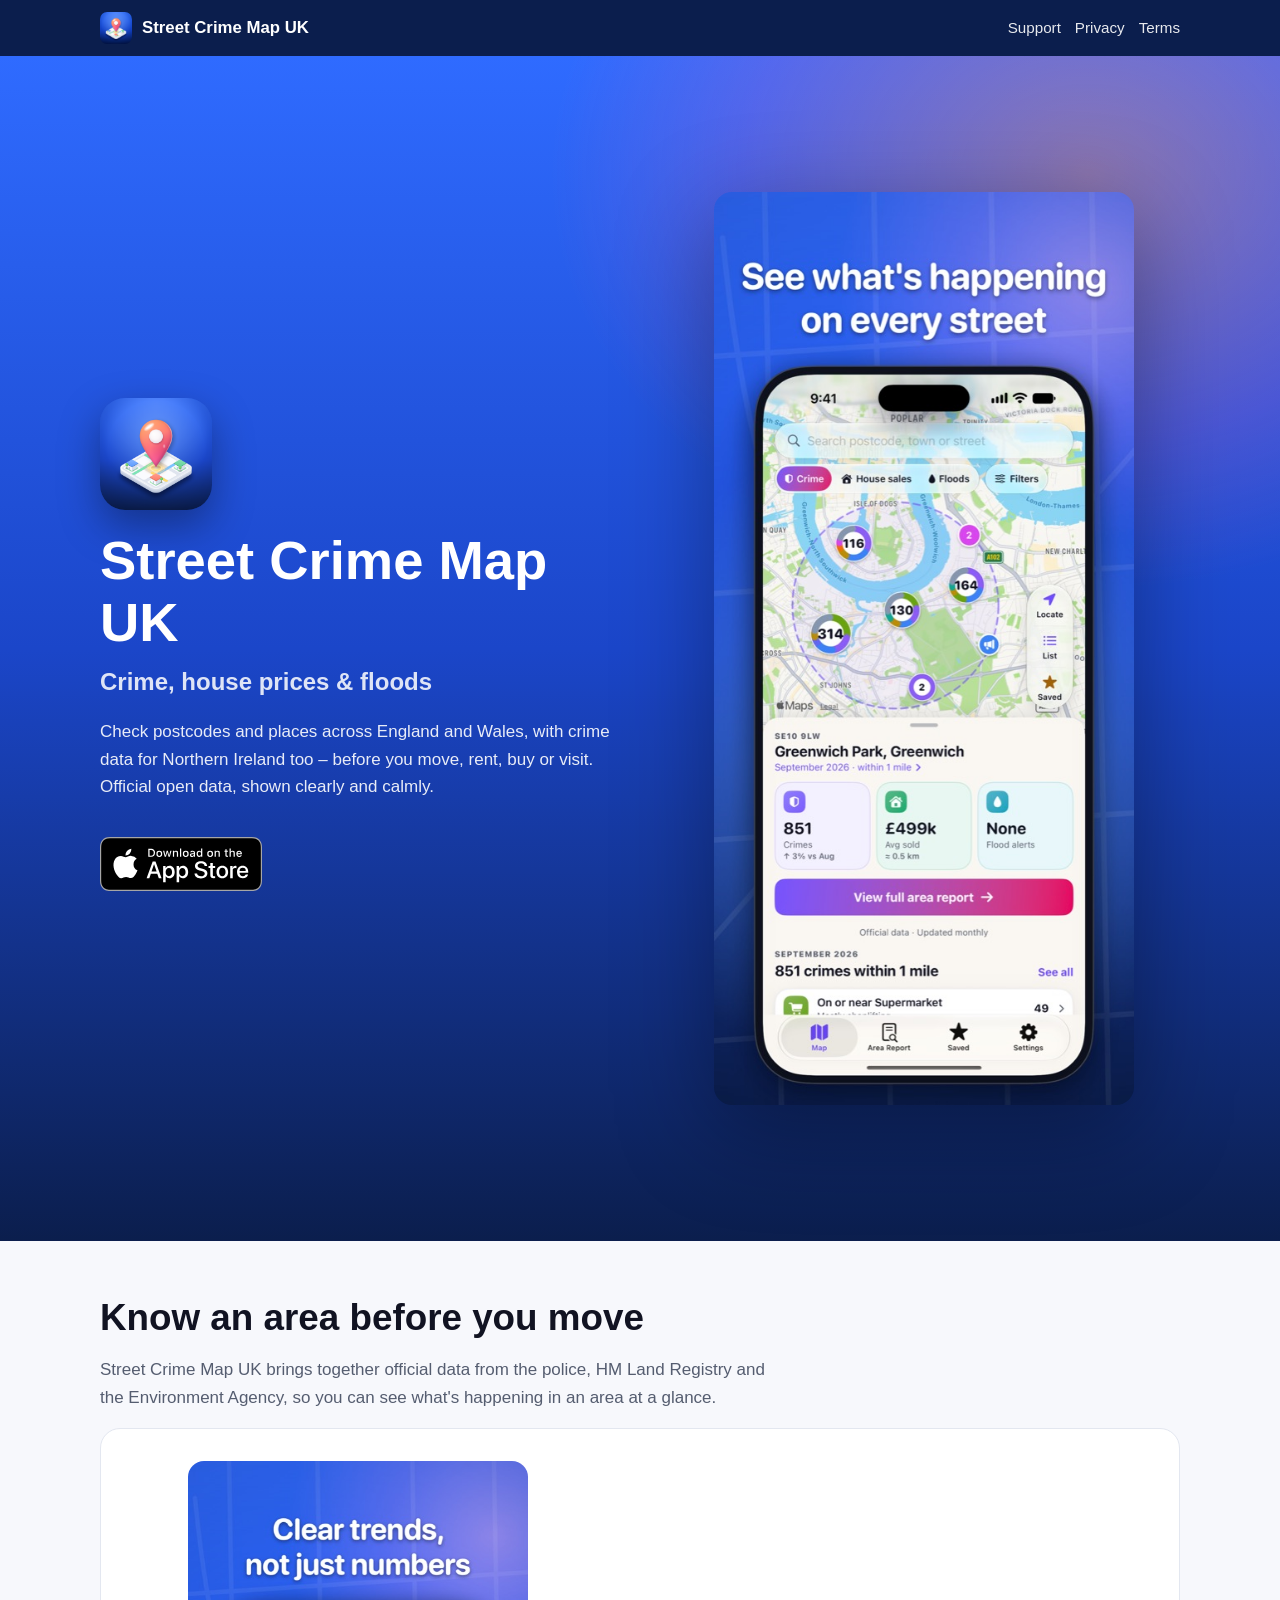
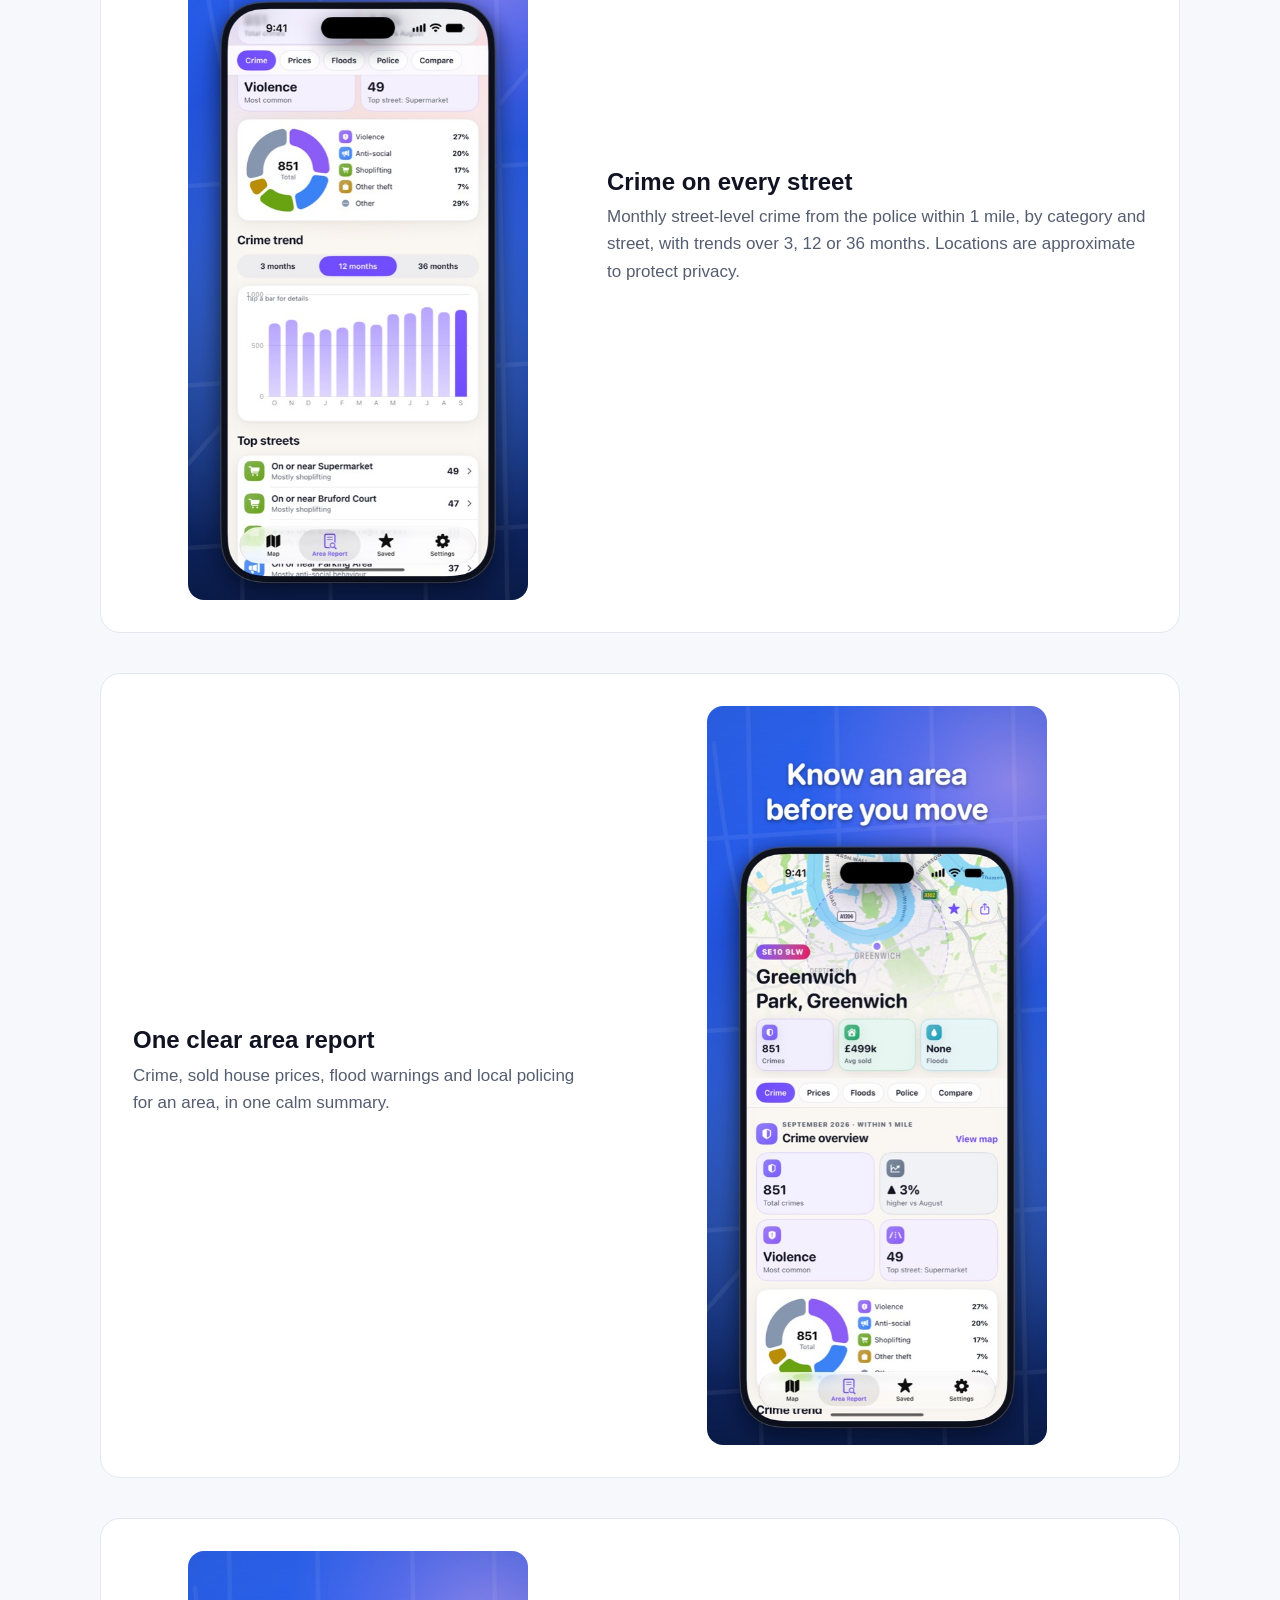
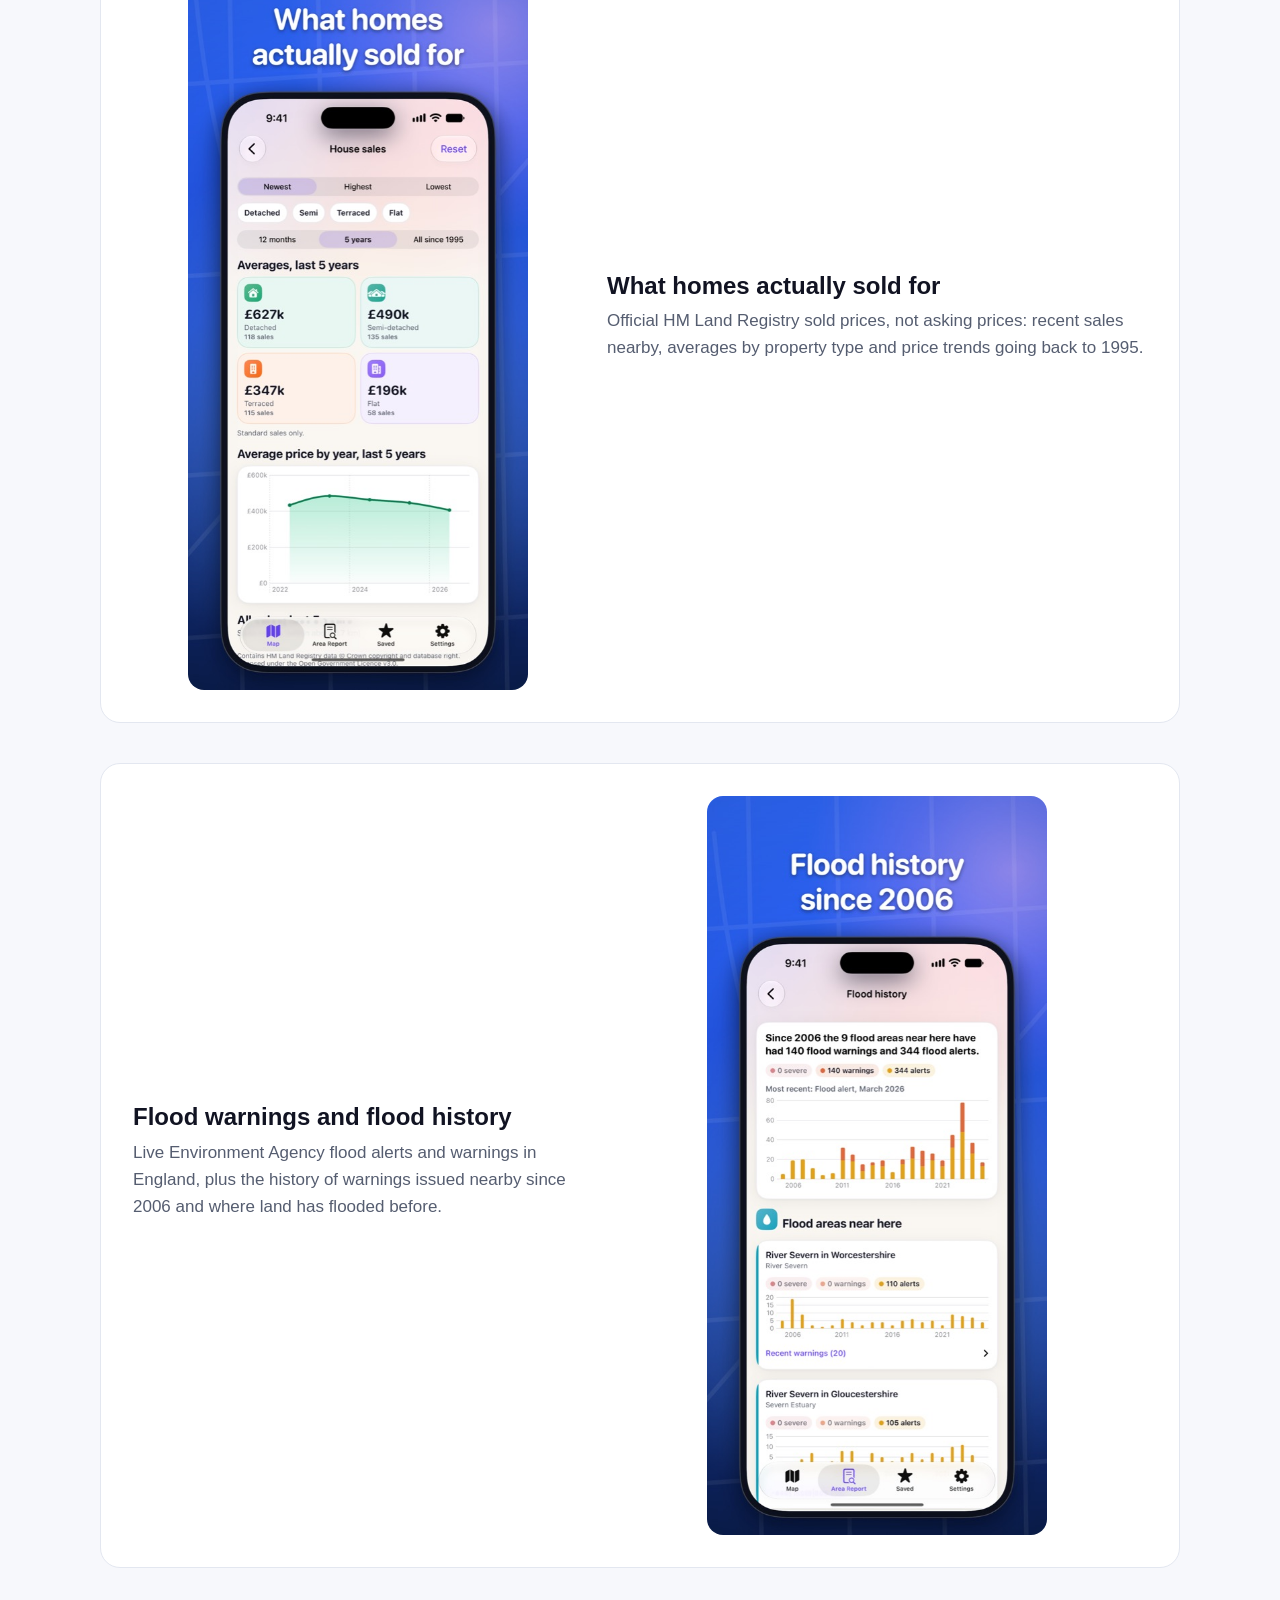
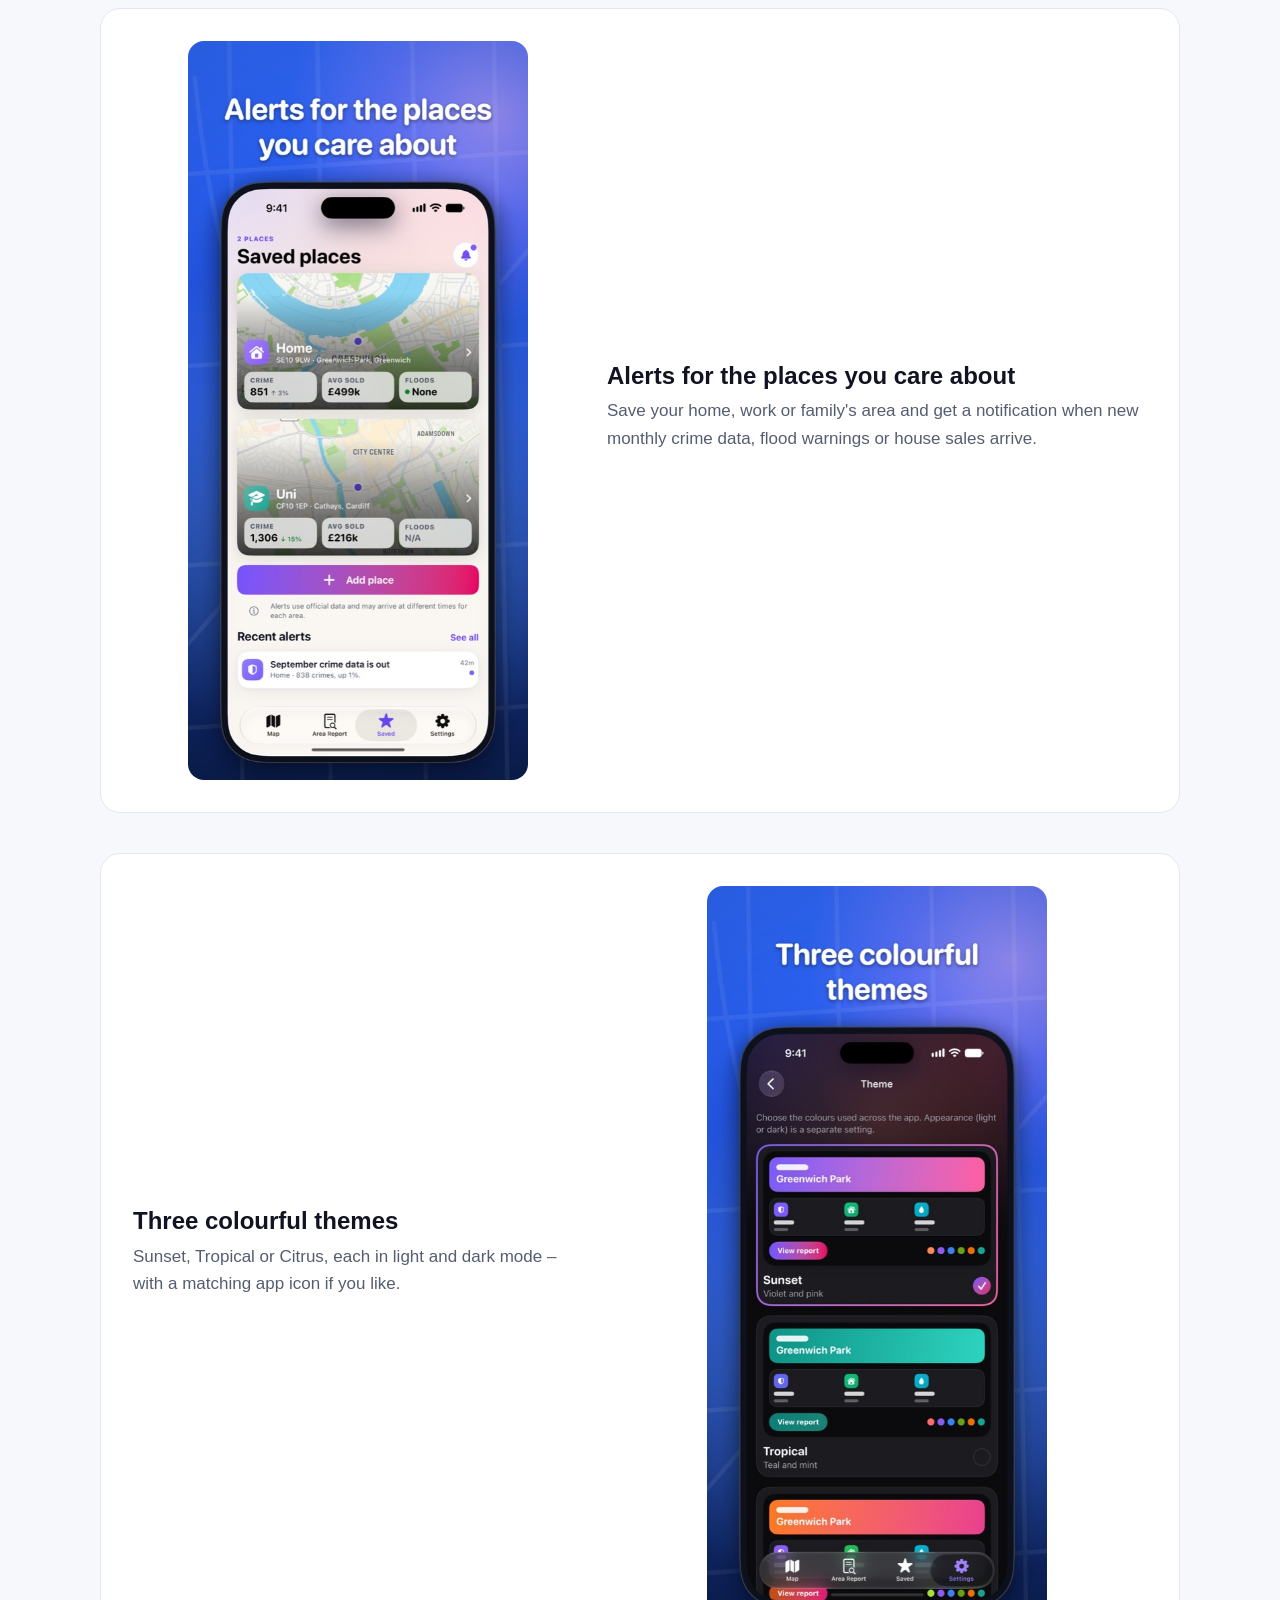
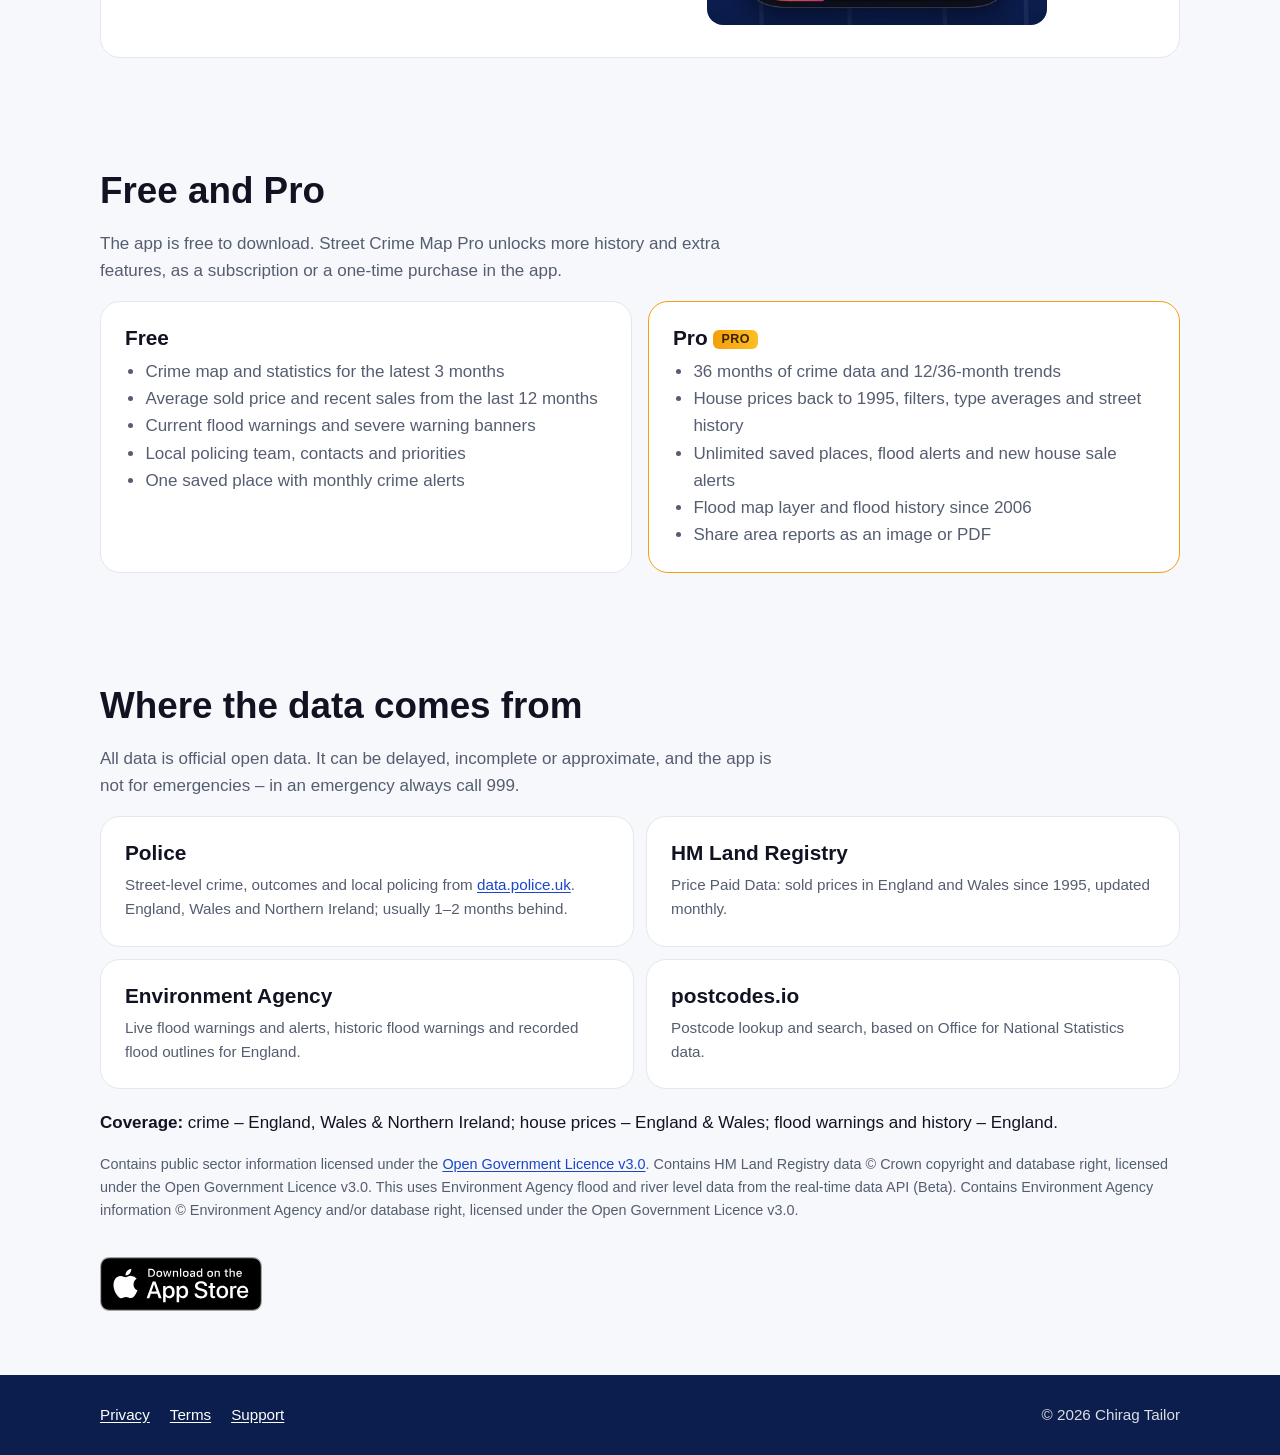
<file: index.html>
<!doctype html>
<html lang="en-GB">
<head>
<meta charset="utf-8">
<meta name="viewport" content="width=device-width, initial-scale=1">
<title>Street Crime Map UK – crime, house prices &amp; floods</title>
<meta name="description" content="Check postcodes and places across England and Wales (crime in Northern Ireland too) before you move: street-level crime, sold house prices, flood warnings and history, and local policing – official open data.">
<meta name="theme-color" content="#0B1E4D">
<meta name="apple-itunes-app" content="app-id=1009862870">
<link rel="canonical" href="https://chigz90.github.io/streetcrimemapuk-data/">
<link rel="icon" type="image/png" href="assets/img/apple-touch-icon.png">
<link rel="apple-touch-icon" href="assets/img/apple-touch-icon.png">
<meta property="og:type" content="website">
<meta property="og:site_name" content="Street Crime Map UK">
<meta property="og:title" content="Street Crime Map UK – crime, house prices &amp; floods">
<meta property="og:description" content="Check postcodes and places across England and Wales (crime in Northern Ireland too) before you move: street-level crime, sold house prices, flood warnings and history, and local policing – official open data.">
<meta property="og:url" content="https://chigz90.github.io/streetcrimemapuk-data/">
<meta property="og:image" content="https://chigz90.github.io/streetcrimemapuk-data/assets/img/og-image.jpg">
<meta property="og:image:width" content="1200">
<meta property="og:image:height" content="514">
<meta property="og:image:alt" content="Street Crime Map UK on three iPhones: map, area report and flood history">
<meta name="twitter:card" content="summary_large_image">
<link rel="stylesheet" href="assets/style.css">
</head>
<body>
<a class="skip" href="#main">Skip to content</a>
<header class="bar"><div class="wrap">
  <a class="brand" href=""><img src="assets/img/apple-touch-icon.png" alt="" width="32" height="32">Street Crime Map UK</a>
  <nav aria-label="Main"><a href="support/">Support</a><a href="privacy/">Privacy</a><a href="terms/">Terms</a></nav>
</div></header>
<main id="main">
<section class="hero"><div class="wrap">
  <div>
    <img class="icon" src="assets/img/app-icon.png" alt="Street Crime Map UK app icon" width="112" height="112">
    <h1>Street Crime Map UK</h1>
    <p class="subtitle">Crime, house prices &amp; floods</p>
    <p>Check postcodes and places across England and Wales, with crime data for Northern Ireland too – before you move, rent, buy or visit. Official open data, shown clearly and calmly.</p>
    <a class="badge" href="https://apps.apple.com/gb/app/id1009862870"><img src="assets/img/app-store-badge.svg" alt="Download on the App Store" width="162" height="54"></a>
  </div>
  <img class="shot" src="assets/img/01-map.jpg" alt="Street Crime Map UK showing crime clusters on a map of Greenwich with a summary of crimes, average sold price and flood alerts" width="506" height="1100">
</div></section>

<section><div class="wrap">
  <h2>Know an area before you move</h2>
  <p class="lead">Street Crime Map UK brings together official data from the police, HM Land Registry and the Environment Agency, so you can see what's happening in an area at a glance.</p>
  <div class="features">
    <article class="feature">
      <div class="media"><img src="assets/img/03-crime-trends.jpg" alt="Screenshot: Crime on every street" width="506" height="1100" loading="lazy"></div>
      <div><h3>Crime on every street</h3><p>Monthly street-level crime from the police within 1 mile, by category and street, with trends over 3, 12 or 36 months. Locations are approximate to protect privacy.</p></div>
    </article>
    <article class="feature">
      <div class="media"><img src="assets/img/02-area-report.jpg" alt="Screenshot: One clear area report" width="506" height="1100" loading="lazy"></div>
      <div><h3>One clear area report</h3><p>Crime, sold house prices, flood warnings and local policing for an area, in one calm summary.</p></div>
    </article>
    <article class="feature">
      <div class="media"><img src="assets/img/04-house-prices.jpg" alt="Screenshot: What homes actually sold for" width="506" height="1100" loading="lazy"></div>
      <div><h3>What homes actually sold for</h3><p>Official HM Land Registry sold prices, not asking prices: recent sales nearby, averages by property type and price trends going back to 1995.</p></div>
    </article>
    <article class="feature">
      <div class="media"><img src="assets/img/05-flood-history.jpg" alt="Screenshot: Flood warnings and flood history" width="506" height="1100" loading="lazy"></div>
      <div><h3>Flood warnings and flood history</h3><p>Live Environment Agency flood alerts and warnings in England, plus the history of warnings issued nearby since 2006 and where land has flooded before.</p></div>
    </article>
    <article class="feature">
      <div class="media"><img src="assets/img/07-saved-places.jpg" alt="Screenshot: Alerts for the places you care about" width="506" height="1100" loading="lazy"></div>
      <div><h3>Alerts for the places you care about</h3><p>Save your home, work or family&#x27;s area and get a notification when new monthly crime data, flood warnings or house sales arrive.</p></div>
    </article>
    <article class="feature">
      <div class="media"><img src="assets/img/08-themes.jpg" alt="Screenshot: Three colourful themes" width="506" height="1100" loading="lazy"></div>
      <div><h3>Three colourful themes</h3><p>Sunset, Tropical or Citrus, each in light and dark mode – with a matching app icon if you like.</p></div>
    </article>
  </div>
</div></section>

<section><div class="wrap">
  <h2>Free and Pro</h2>
  <p class="lead">The app is free to download. Street Crime Map Pro unlocks more history and extra features, as a subscription or a one-time purchase in the app.</p>
  <div class="cards">
    <div class="card"><h3>Free</h3><ul>
      <li>Crime map and statistics for the latest 3 months</li>
      <li>Average sold price and recent sales from the last 12 months</li>
      <li>Current flood warnings and severe warning banners</li>
      <li>Local policing team, contacts and priorities</li>
      <li>One saved place with monthly crime alerts</li>
    </ul></div>
    <div class="card pro"><h3>Pro <span class="pill" aria-hidden="true">PRO</span></h3><ul>
      <li>36 months of crime data and 12/36-month trends</li>
      <li>House prices back to 1995, filters, type averages and street history</li>
      <li>Unlimited saved places, flood alerts and new house sale alerts</li>
      <li>Flood map layer and flood history since 2006</li>
      <li>Share area reports as an image or PDF</li>
    </ul></div>
  </div>
</div></section>

<section><div class="wrap">
  <h2>Where the data comes from</h2>
  <p class="lead">All data is official open data. It can be delayed, incomplete or approximate, and the app is not for emergencies – in an emergency always call 999.</p>
  <div class="sources">
    <div class="card"><h3>Police</h3><p>Street-level crime, outcomes and local policing from <a href="https://data.police.uk/">data.police.uk</a>. England, Wales and Northern Ireland; usually 1–2 months behind.</p></div>
    <div class="card"><h3>HM Land Registry</h3><p>Price Paid Data: sold prices in England and Wales since 1995, updated monthly.</p></div>
    <div class="card"><h3>Environment Agency</h3><p>Live flood warnings and alerts, historic flood warnings and recorded flood outlines for England.</p></div>
    <div class="card"><h3>postcodes.io</h3><p>Postcode lookup and search, based on Office for National Statistics data.</p></div>
  </div>
  <p class="coverage"><strong>Coverage:</strong> crime – England, Wales &amp; Northern Ireland; house prices – England &amp; Wales; flood warnings and history – England.</p>
  <p class="attribution">Contains public sector information licensed under the <a href="https://www.nationalarchives.gov.uk/doc/open-government-licence/version/3/">Open Government Licence v3.0</a>. Contains HM Land Registry data © Crown copyright and database right, licensed under the Open Government Licence v3.0. This uses Environment Agency flood and river level data from the real-time data API (Beta). Contains Environment Agency information © Environment Agency and/or database right, licensed under the Open Government Licence v3.0.</p>
  <a class="badge" href="https://apps.apple.com/gb/app/id1009862870"><img src="assets/img/app-store-badge.svg" alt="Download on the App Store" width="162" height="54"></a>
</div></section>
</main>
<footer><div class="wrap">
  <a href="privacy/">Privacy</a><a href="terms/">Terms</a><a href="support/">Support</a>
  <span class="copy">© 2026 Chirag Tailor</span>
</div></footer>
</body>
</html>
</file>
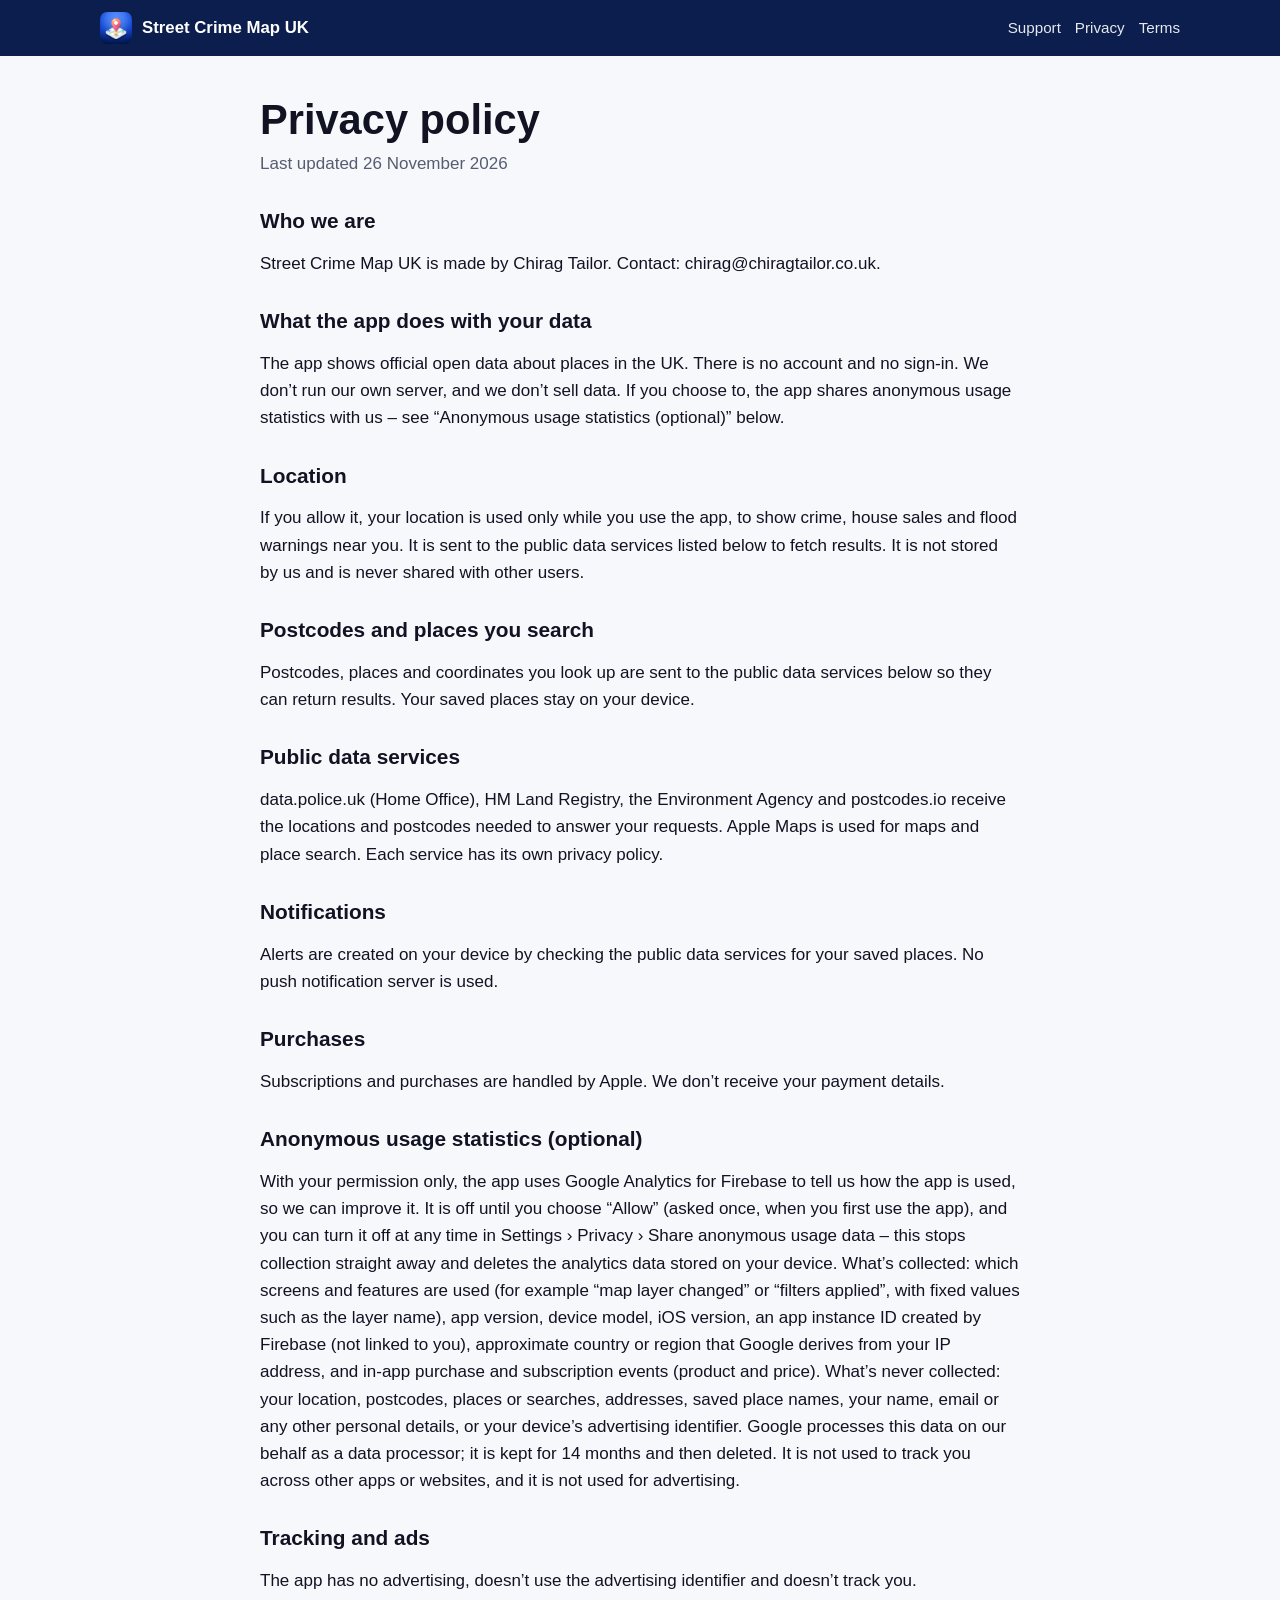
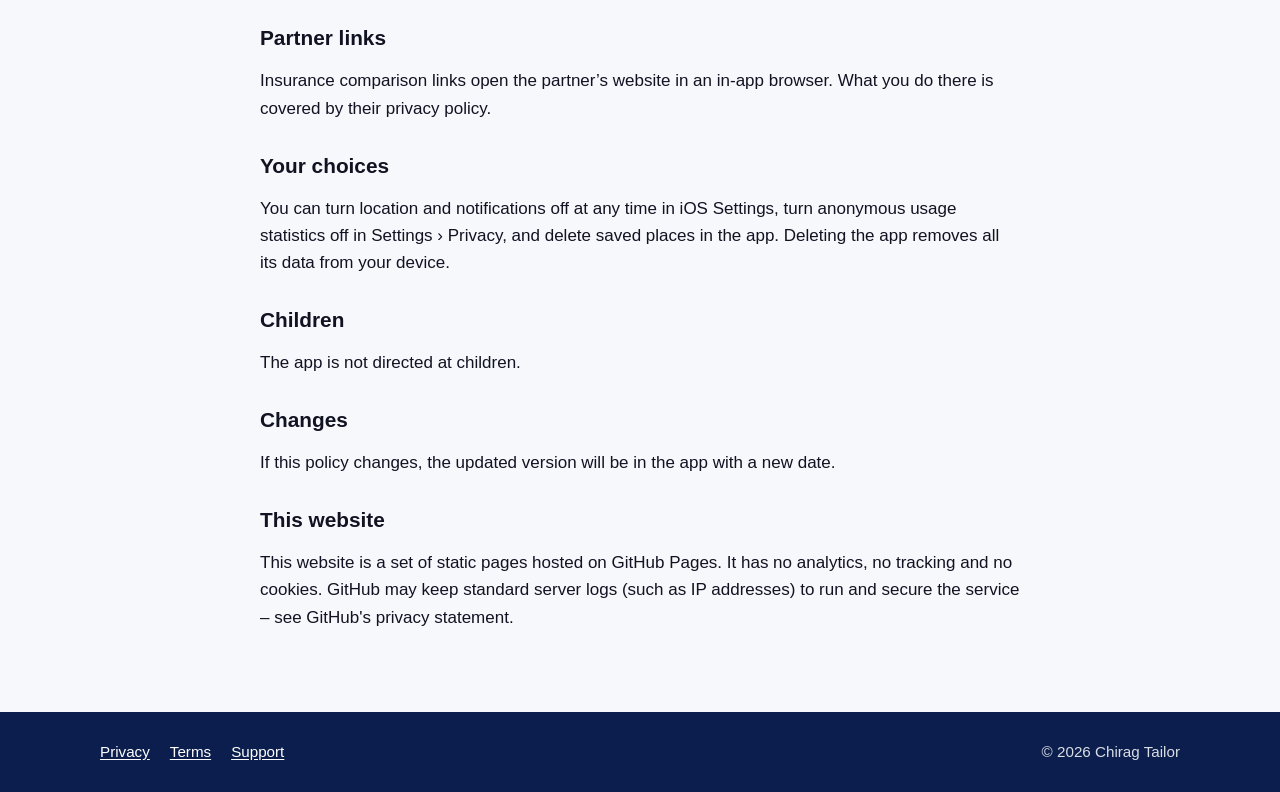
<file: privacy/index.html>
<!doctype html>
<html lang="en-GB">
<head>
<meta charset="utf-8">
<meta name="viewport" content="width=device-width, initial-scale=1">
<title>Privacy policy – Street Crime Map UK</title>
<meta name="description" content="How Street Crime Map UK handles your data: no account, no tracking, no ads. Location and postcodes are only sent to public data services to fetch results.">
<meta name="theme-color" content="#0B1E4D">
<meta name="apple-itunes-app" content="app-id=1009862870">
<link rel="canonical" href="https://chigz90.github.io/streetcrimemapuk-data/privacy/">
<link rel="icon" type="image/png" href="../assets/img/apple-touch-icon.png">
<link rel="apple-touch-icon" href="../assets/img/apple-touch-icon.png">
<meta property="og:type" content="website">
<meta property="og:site_name" content="Street Crime Map UK">
<meta property="og:title" content="Privacy policy – Street Crime Map UK">
<meta property="og:description" content="How Street Crime Map UK handles your data: no account, no tracking, no ads. Location and postcodes are only sent to public data services to fetch results.">
<meta property="og:url" content="https://chigz90.github.io/streetcrimemapuk-data/privacy/">
<meta property="og:image" content="https://chigz90.github.io/streetcrimemapuk-data/assets/img/og-image.jpg">
<meta property="og:image:width" content="1200">
<meta property="og:image:height" content="514">
<meta property="og:image:alt" content="Street Crime Map UK on three iPhones: map, area report and flood history">
<meta name="twitter:card" content="summary_large_image">
<link rel="stylesheet" href="../assets/style.css">
</head>
<body>
<a class="skip" href="#main">Skip to content</a>
<header class="bar"><div class="wrap">
  <a class="brand" href="../"><img src="../assets/img/apple-touch-icon.png" alt="" width="32" height="32">Street Crime Map UK</a>
  <nav aria-label="Main"><a href="../support/">Support</a><a href="../privacy/">Privacy</a><a href="../terms/">Terms</a></nav>
</div></header>
<main id="main">
<div class="wrap page"><h1>Privacy policy</h1><p class="updated">Last updated 26 November 2026</p>
<h2>Who we are</h2>
<p>Street Crime Map UK is made by Chirag Tailor. Contact: chirag@chiragtailor.co.uk.</p>
<h2>What the app does with your data</h2>
<p>The app shows official open data about places in the UK. There is no account and no sign-in. We don’t run our own server, and we don’t sell data. If you choose to, the app shares anonymous usage statistics with us – see “Anonymous usage statistics (optional)” below.</p>
<h2>Location</h2>
<p>If you allow it, your location is used only while you use the app, to show crime, house sales and flood warnings near you. It is sent to the public data services listed below to fetch results. It is not stored by us and is never shared with other users.</p>
<h2>Postcodes and places you search</h2>
<p>Postcodes, places and coordinates you look up are sent to the public data services below so they can return results. Your saved places stay on your device.</p>
<h2>Public data services</h2>
<p>data.police.uk (Home Office), HM Land Registry, the Environment Agency and postcodes.io receive the locations and postcodes needed to answer your requests. Apple Maps is used for maps and place search. Each service has its own privacy policy.</p>
<h2>Notifications</h2>
<p>Alerts are created on your device by checking the public data services for your saved places. No push notification server is used.</p>
<h2>Purchases</h2>
<p>Subscriptions and purchases are handled by Apple. We don’t receive your payment details.</p>
<h2>Anonymous usage statistics (optional)</h2>
<p>With your permission only, the app uses Google Analytics for Firebase to tell us how the app is used, so we can improve it. It is off until you choose “Allow” (asked once, when you first use the app), and you can turn it off at any time in Settings › Privacy › Share anonymous usage data – this stops collection straight away and deletes the analytics data stored on your device. What’s collected: which screens and features are used (for example “map layer changed” or “filters applied”, with fixed values such as the layer name), app version, device model, iOS version, an app instance ID created by Firebase (not linked to you), approximate country or region that Google derives from your IP address, and in-app purchase and subscription events (product and price). What’s never collected: your location, postcodes, places or searches, addresses, saved place names, your name, email or any other personal details, or your device’s advertising identifier. Google processes this data on our behalf as a data processor; it is kept for 14 months and then deleted. It is not used to track you across other apps or websites, and it is not used for advertising.</p>
<h2>Tracking and ads</h2>
<p>The app has no advertising, doesn’t use the advertising identifier and doesn’t track you.</p>
<h2>Partner links</h2>
<p>Insurance comparison links open the partner’s website in an in-app browser. What you do there is covered by their privacy policy.</p>
<h2>Your choices</h2>
<p>You can turn location and notifications off at any time in iOS Settings, turn anonymous usage statistics off in Settings › Privacy, and delete saved places in the app. Deleting the app removes all its data from your device.</p>
<h2>Children</h2>
<p>The app is not directed at children.</p>
<h2>Changes</h2>
<p>If this policy changes, the updated version will be in the app with a new date.</p>
<h2>This website</h2>
<p>This website is a set of static pages hosted on GitHub Pages. It has no analytics, no tracking and no cookies. GitHub may keep standard server logs (such as IP addresses) to run and secure the service – see GitHub&#x27;s privacy statement.</p>
</div>
</main>
<footer><div class="wrap">
  <a href="../privacy/">Privacy</a><a href="../terms/">Terms</a><a href="../support/">Support</a>
  <span class="copy">© 2026 Chirag Tailor</span>
</div></footer>
</body>
</html>
</file>
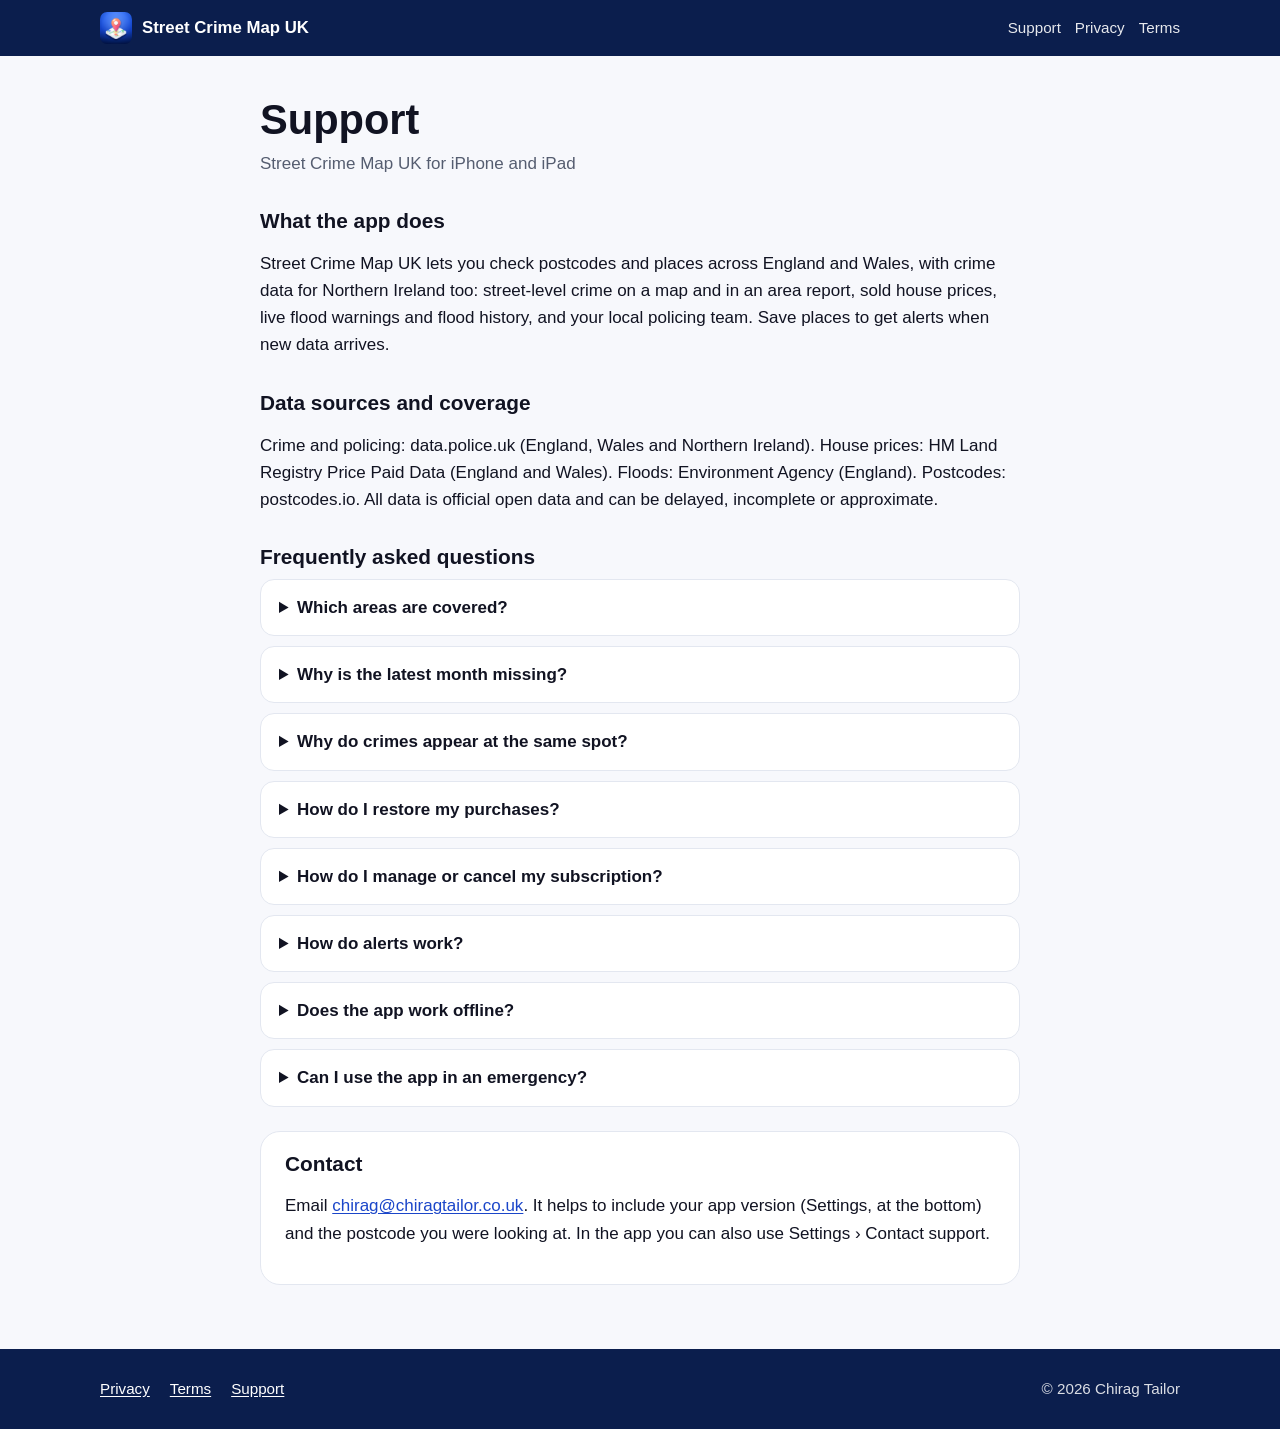
<file: support/index.html>
<!doctype html>
<html lang="en-GB">
<head>
<meta charset="utf-8">
<meta name="viewport" content="width=device-width, initial-scale=1">
<title>Support – Street Crime Map UK</title>
<meta name="description" content="Help with Street Crime Map UK: coverage, data sources, restoring purchases, managing your subscription, alerts and contact details.">
<meta name="theme-color" content="#0B1E4D">
<meta name="apple-itunes-app" content="app-id=1009862870">
<link rel="canonical" href="https://chigz90.github.io/streetcrimemapuk-data/support/">
<link rel="icon" type="image/png" href="../assets/img/apple-touch-icon.png">
<link rel="apple-touch-icon" href="../assets/img/apple-touch-icon.png">
<meta property="og:type" content="website">
<meta property="og:site_name" content="Street Crime Map UK">
<meta property="og:title" content="Support – Street Crime Map UK">
<meta property="og:description" content="Help with Street Crime Map UK: coverage, data sources, restoring purchases, managing your subscription, alerts and contact details.">
<meta property="og:url" content="https://chigz90.github.io/streetcrimemapuk-data/support/">
<meta property="og:image" content="https://chigz90.github.io/streetcrimemapuk-data/assets/img/og-image.jpg">
<meta property="og:image:width" content="1200">
<meta property="og:image:height" content="514">
<meta property="og:image:alt" content="Street Crime Map UK on three iPhones: map, area report and flood history">
<meta name="twitter:card" content="summary_large_image">
<link rel="stylesheet" href="../assets/style.css">
</head>
<body>
<a class="skip" href="#main">Skip to content</a>
<header class="bar"><div class="wrap">
  <a class="brand" href="../"><img src="../assets/img/apple-touch-icon.png" alt="" width="32" height="32">Street Crime Map UK</a>
  <nav aria-label="Main"><a href="../support/">Support</a><a href="../privacy/">Privacy</a><a href="../terms/">Terms</a></nav>
</div></header>
<main id="main">
<div class="wrap page">
<h1>Support</h1>
<p class="updated">Street Crime Map UK for iPhone and iPad</p>
<h2>What the app does</h2>
<p>Street Crime Map UK lets you check postcodes and places across England and Wales, with crime data for Northern Ireland too: street-level crime on a map and in an area report, sold house prices, live flood warnings and flood history, and your local policing team. Save places to get alerts when new data arrives.</p>
<h2>Data sources and coverage</h2>
<p>Crime and policing: data.police.uk (England, Wales and Northern Ireland). House prices: HM Land Registry Price Paid Data (England and Wales). Floods: Environment Agency (England). Postcodes: postcodes.io. All data is official open data and can be delayed, incomplete or approximate.</p>
<h2>Frequently asked questions</h2>
<details><summary>Which areas are covered?</summary><p>Crime and local policing: England, Wales and Northern Ireland (Police Scotland doesn&#x27;t publish street-level data). House prices: England and Wales. Flood warnings and flood history: England.</p></details>
<details><summary>Why is the latest month missing?</summary><p>Police data is usually published 1–2 months after the end of each month, and forces publish at slightly different times. The app shows the latest month that&#x27;s available and tells you when a month isn&#x27;t published yet.</p></details>
<details><summary>Why do crimes appear at the same spot?</summary><p>Crime locations are snapped to nearby points to protect people&#x27;s privacy, so several crimes can appear at one point. The map shows them as a group.</p></details>
<details><summary>How do I restore my purchases?</summary><p>Open the app, go to Settings and tap “Restore purchases”. Make sure you&#x27;re signed in with the same Apple Account you used to buy Pro and that you&#x27;re online.</p></details>
<details><summary>How do I manage or cancel my subscription?</summary><p>In the app, go to Settings › Manage subscription. Or on your iPhone open Settings, tap your name, then Subscriptions, and choose Street Crime Map Pro. Cancel at least 24 hours before the renewal date to avoid being charged for the next period.</p></details>
<details><summary>How do alerts work?</summary><p>The app checks the official data services for your saved places in the background and on launch, and sends a notification when there&#x27;s something new. iOS decides when background checks run, so alerts can arrive at different times.</p></details>
<details><summary>Does the app work offline?</summary><p>You can see data you&#x27;ve already viewed, your saved places and flood history while offline. New areas need an internet connection, and the app reloads automatically when you&#x27;re back online.</p></details>
<details><summary>Can I use the app in an emergency?</summary><p>No. In an emergency always call 999. For non-emergency police matters call 101, and for flooding call Floodline on 0345 988 1188.</p></details>
<div class="contact"><h2 style="margin-top:0">Contact</h2>
<p>Email <a href="mailto:chirag@chiragtailor.co.uk?subject=Street%20Crime%20Map%20UK%20support">chirag@chiragtailor.co.uk</a>. It helps to include your app version (Settings, at the bottom) and the postcode you were looking at. In the app you can also use Settings › Contact support.</p></div>
</div>
</main>
<footer><div class="wrap">
  <a href="../privacy/">Privacy</a><a href="../terms/">Terms</a><a href="../support/">Support</a>
  <span class="copy">© 2026 Chirag Tailor</span>
</div></footer>
</body>
</html>
</file>
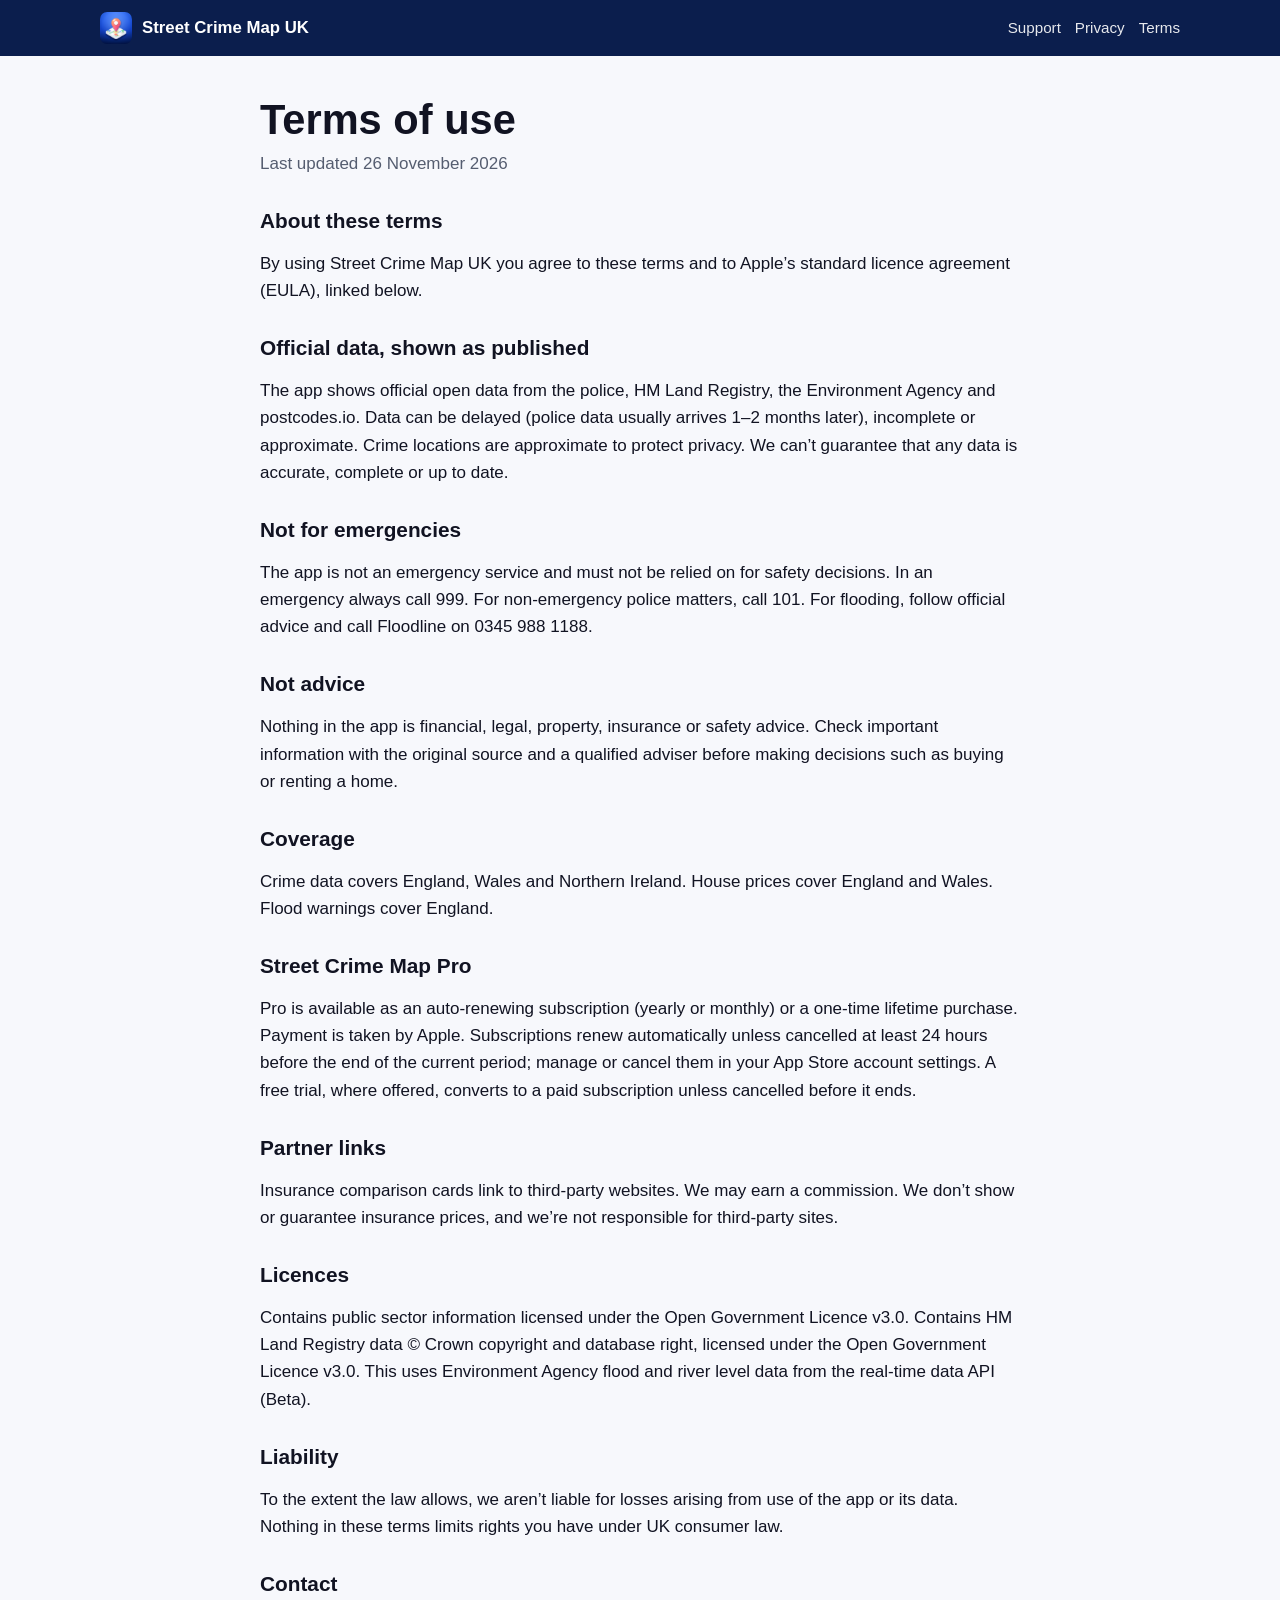
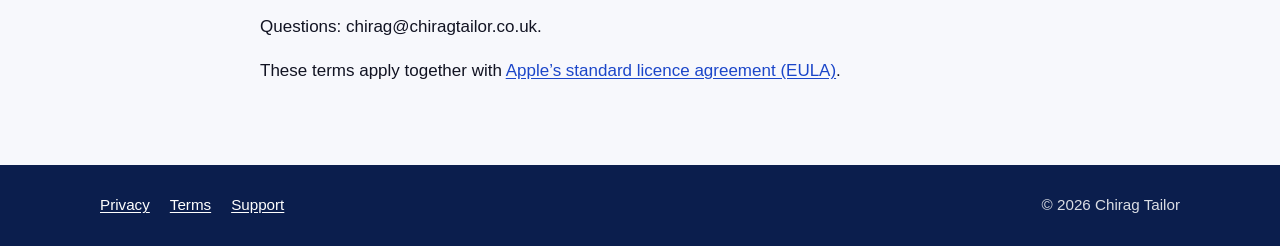
<file: terms/index.html>
<!doctype html>
<html lang="en-GB">
<head>
<meta charset="utf-8">
<meta name="viewport" content="width=device-width, initial-scale=1">
<title>Terms of use – Street Crime Map UK</title>
<meta name="description" content="Terms of use for Street Crime Map UK, including Street Crime Map Pro subscriptions, data accuracy and coverage.">
<meta name="theme-color" content="#0B1E4D">
<meta name="apple-itunes-app" content="app-id=1009862870">
<link rel="canonical" href="https://chigz90.github.io/streetcrimemapuk-data/terms/">
<link rel="icon" type="image/png" href="../assets/img/apple-touch-icon.png">
<link rel="apple-touch-icon" href="../assets/img/apple-touch-icon.png">
<meta property="og:type" content="website">
<meta property="og:site_name" content="Street Crime Map UK">
<meta property="og:title" content="Terms of use – Street Crime Map UK">
<meta property="og:description" content="Terms of use for Street Crime Map UK, including Street Crime Map Pro subscriptions, data accuracy and coverage.">
<meta property="og:url" content="https://chigz90.github.io/streetcrimemapuk-data/terms/">
<meta property="og:image" content="https://chigz90.github.io/streetcrimemapuk-data/assets/img/og-image.jpg">
<meta property="og:image:width" content="1200">
<meta property="og:image:height" content="514">
<meta property="og:image:alt" content="Street Crime Map UK on three iPhones: map, area report and flood history">
<meta name="twitter:card" content="summary_large_image">
<link rel="stylesheet" href="../assets/style.css">
</head>
<body>
<a class="skip" href="#main">Skip to content</a>
<header class="bar"><div class="wrap">
  <a class="brand" href="../"><img src="../assets/img/apple-touch-icon.png" alt="" width="32" height="32">Street Crime Map UK</a>
  <nav aria-label="Main"><a href="../support/">Support</a><a href="../privacy/">Privacy</a><a href="../terms/">Terms</a></nav>
</div></header>
<main id="main">
<div class="wrap page"><h1>Terms of use</h1><p class="updated">Last updated 26 November 2026</p>
<h2>About these terms</h2>
<p>By using Street Crime Map UK you agree to these terms and to Apple’s standard licence agreement (EULA), linked below.</p>
<h2>Official data, shown as published</h2>
<p>The app shows official open data from the police, HM Land Registry, the Environment Agency and postcodes.io. Data can be delayed (police data usually arrives 1–2 months later), incomplete or approximate. Crime locations are approximate to protect privacy. We can’t guarantee that any data is accurate, complete or up to date.</p>
<h2>Not for emergencies</h2>
<p>The app is not an emergency service and must not be relied on for safety decisions. In an emergency always call 999. For non-emergency police matters, call 101. For flooding, follow official advice and call Floodline on 0345 988 1188.</p>
<h2>Not advice</h2>
<p>Nothing in the app is financial, legal, property, insurance or safety advice. Check important information with the original source and a qualified adviser before making decisions such as buying or renting a home.</p>
<h2>Coverage</h2>
<p>Crime data covers England, Wales and Northern Ireland. House prices cover England and Wales. Flood warnings cover England.</p>
<h2>Street Crime Map Pro</h2>
<p>Pro is available as an auto-renewing subscription (yearly or monthly) or a one-time lifetime purchase. Payment is taken by Apple. Subscriptions renew automatically unless cancelled at least 24 hours before the end of the current period; manage or cancel them in your App Store account settings. A free trial, where offered, converts to a paid subscription unless cancelled before it ends.</p>
<h2>Partner links</h2>
<p>Insurance comparison cards link to third-party websites. We may earn a commission. We don’t show or guarantee insurance prices, and we’re not responsible for third-party sites.</p>
<h2>Licences</h2>
<p>Contains public sector information licensed under the Open Government Licence v3.0. Contains HM Land Registry data © Crown copyright and database right, licensed under the Open Government Licence v3.0. This uses Environment Agency flood and river level data from the real-time data API (Beta).</p>
<h2>Liability</h2>
<p>To the extent the law allows, we aren’t liable for losses arising from use of the app or its data. Nothing in these terms limits rights you have under UK consumer law.</p>
<h2>Contact</h2>
<p>Questions: chirag@chiragtailor.co.uk.</p>
<p>These terms apply together with <a href="https://www.apple.com/legal/internet-services/itunes/dev/stdeula/">Apple’s standard licence agreement (EULA)</a>.</p></div>
</main>
<footer><div class="wrap">
  <a href="../privacy/">Privacy</a><a href="../terms/">Terms</a><a href="../support/">Support</a>
  <span class="copy">© 2026 Chirag Tailor</span>
</div></footer>
</body>
</html>
</file>
<file: assets/style.css>
/* Street Crime Map UK – static site. No tracking, no cookies, no external requests. */
:root {
  --navy: #0B1E4D; --cobalt: #2F6BFF; --mid: #1B46C9; --coral: #FF8A5B; --pink: #FF5FA2;
  --bg: #F7F8FC; --surface: #FFFFFF; --text: #111322; --muted: #555D70; --line: #E3E7F0; --link: #1B46C9;
  --radius: 20px; --max: 1080px;
  color-scheme: light dark;
}
@media (prefers-color-scheme: dark) {
  :root { --bg: #070D1F; --surface: #111A33; --text: #F2F4FA; --muted: #A9B2C7; --line: #24304F; --link: #8DB2FF; }
}
* { box-sizing: border-box; }
html { -webkit-text-size-adjust: 100%; }
body { margin: 0; background: var(--bg); color: var(--text); line-height: 1.6;
  font: 17px/1.6 -apple-system, BlinkMacSystemFont, "SF Pro Text", "Segoe UI", Roboto, Helvetica, Arial, sans-serif; }
h1, h2, h3, .brand { font-family: ui-rounded, "SF Pro Rounded", -apple-system, BlinkMacSystemFont, sans-serif; line-height: 1.15; }
a { color: var(--link); text-underline-offset: 2px; }
a:focus-visible, button:focus-visible { outline: 3px solid var(--coral); outline-offset: 3px; border-radius: 6px; }
img { max-width: 100%; height: auto; display: block; }
.wrap { width: min(var(--max), 100% - 32px); margin-inline: auto; }
.skip { position: absolute; left: -999px; } .skip:focus { left: 16px; top: 16px; z-index: 9; background: var(--surface); padding: 8px 12px; }

/* Header bar */
.bar { background: var(--navy); color: #fff; }
.bar .wrap { display: flex; align-items: center; gap: 12px; padding-block: 12px; flex-wrap: wrap; }
.bar a { color: #fff; text-decoration: none; }
.bar .brand { display: flex; align-items: center; gap: 10px; font-weight: 700; font-size: 1.05rem; margin-right: auto; }
.bar .brand img { width: 32px; height: 32px; border-radius: 22.37%; }
.bar nav a { opacity: .9; margin-left: 14px; font-size: .95rem; } .bar nav a:hover { opacity: 1; text-decoration: underline; }

/* Hero */
.hero { color: #fff; position: relative; overflow: hidden;
  background: radial-gradient(60% 50% at 85% 10%, rgba(255,138,91,.45), rgba(255,95,162,.18) 45%, transparent 70%),
              linear-gradient(180deg, var(--cobalt) 0%, var(--mid) 50%, var(--navy) 100%); }
.hero .wrap { display: grid; gap: 32px; padding-block: 56px 64px; align-items: center; }
@media (min-width: 860px) { .hero .wrap { grid-template-columns: 1.05fr 1fr; padding-block: 80px; } }
.hero .icon { width: 112px; height: 112px; border-radius: 22.37%; box-shadow: 0 16px 40px rgba(0,0,0,.35); }
.hero h1 { font-size: clamp(2.2rem, 6vw, 3.4rem); margin: 20px 0 8px; }
.hero .subtitle { font-size: clamp(1.2rem, 3vw, 1.5rem); font-weight: 600; margin: 0 0 12px; opacity: .95; }
.hero p { color: rgba(255,255,255,.9); max-width: 34em; }
.badge { display: inline-block; margin-top: 20px; }
.badge img { height: 54px; width: auto; }   /* Apple badge: unmodified artwork, at least 40 px tall */
.hero .shot { justify-self: center; width: min(420px, 100%); filter: drop-shadow(0 24px 48px rgba(0,0,0,.35)); border-radius: 18px; }

/* Sections */
main section { padding-block: 56px; }
.lead { color: var(--muted); max-width: 40em; }
h2 { font-size: clamp(1.7rem, 4vw, 2.3rem); margin: 0 0 12px; }
.features { display: grid; gap: 40px; }
.feature { display: grid; gap: 24px; align-items: center; background: var(--surface); border: 1px solid var(--line);
  border-radius: var(--radius); padding: 24px; }
@media (min-width: 760px) { .feature { grid-template-columns: 1fr 1.2fr; padding: 32px; } .feature:nth-child(even) .media { order: 2; } }
.feature .media img { border-radius: 16px; margin-inline: auto; width: min(340px, 100%); }
.feature h3 { font-size: 1.5rem; margin: 0 0 8px; }
.feature p { margin: 0 0 8px; color: var(--muted); }
.cards { display: grid; gap: 16px; } @media (min-width: 760px) { .cards { grid-template-columns: 1fr 1fr; } }
.card { background: var(--surface); border: 1px solid var(--line); border-radius: var(--radius); padding: 24px; }
.card h3 { margin: 0 0 8px; font-size: 1.3rem; }
.card ul { margin: 0; padding-left: 1.2em; color: var(--muted); }
.pro { border-color: #F59E0B; }
.pill { display: inline-block; font-size: .78rem; font-weight: 800; letter-spacing: .04em; padding: 2px 8px; border-radius: 6px;
  background: linear-gradient(90deg, #F59E0B, #FBBF24); color: #3A2400; vertical-align: middle; }
.sources { display: grid; gap: 12px; } @media (min-width: 760px) { .sources { grid-template-columns: 1fr 1fr; } }
.sources .card p { margin: 0; color: var(--muted); font-size: .95rem; }
.attribution { font-size: .9rem; color: var(--muted); }

/* Text pages */
.page { padding-block: 40px 64px; max-width: 760px; }
.page h1 { font-size: clamp(2rem, 5vw, 2.6rem); margin: 0 0 6px; }
.page h2 { font-size: 1.3rem; margin: 32px 0 6px; }
.page .updated { color: var(--muted); margin-top: 0; }
.page details { background: var(--surface); border: 1px solid var(--line); border-radius: 14px; padding: 14px 18px; margin: 10px 0; }
.page summary { font-weight: 600; cursor: pointer; }
.contact { background: var(--surface); border: 1px solid var(--line); border-radius: var(--radius); padding: 20px 24px; margin-top: 24px; }

/* Footer */
footer { background: var(--navy); color: rgba(255,255,255,.85); font-size: .95rem; }
footer .wrap { padding-block: 28px; display: flex; flex-wrap: wrap; gap: 12px 20px; align-items: center; }
footer a { color: #fff; } footer .copy { margin-left: auto; }
@media (prefers-reduced-motion: no-preference) { html { scroll-behavior: smooth; } }
.coverage { margin-top: 20px; }
</file>
